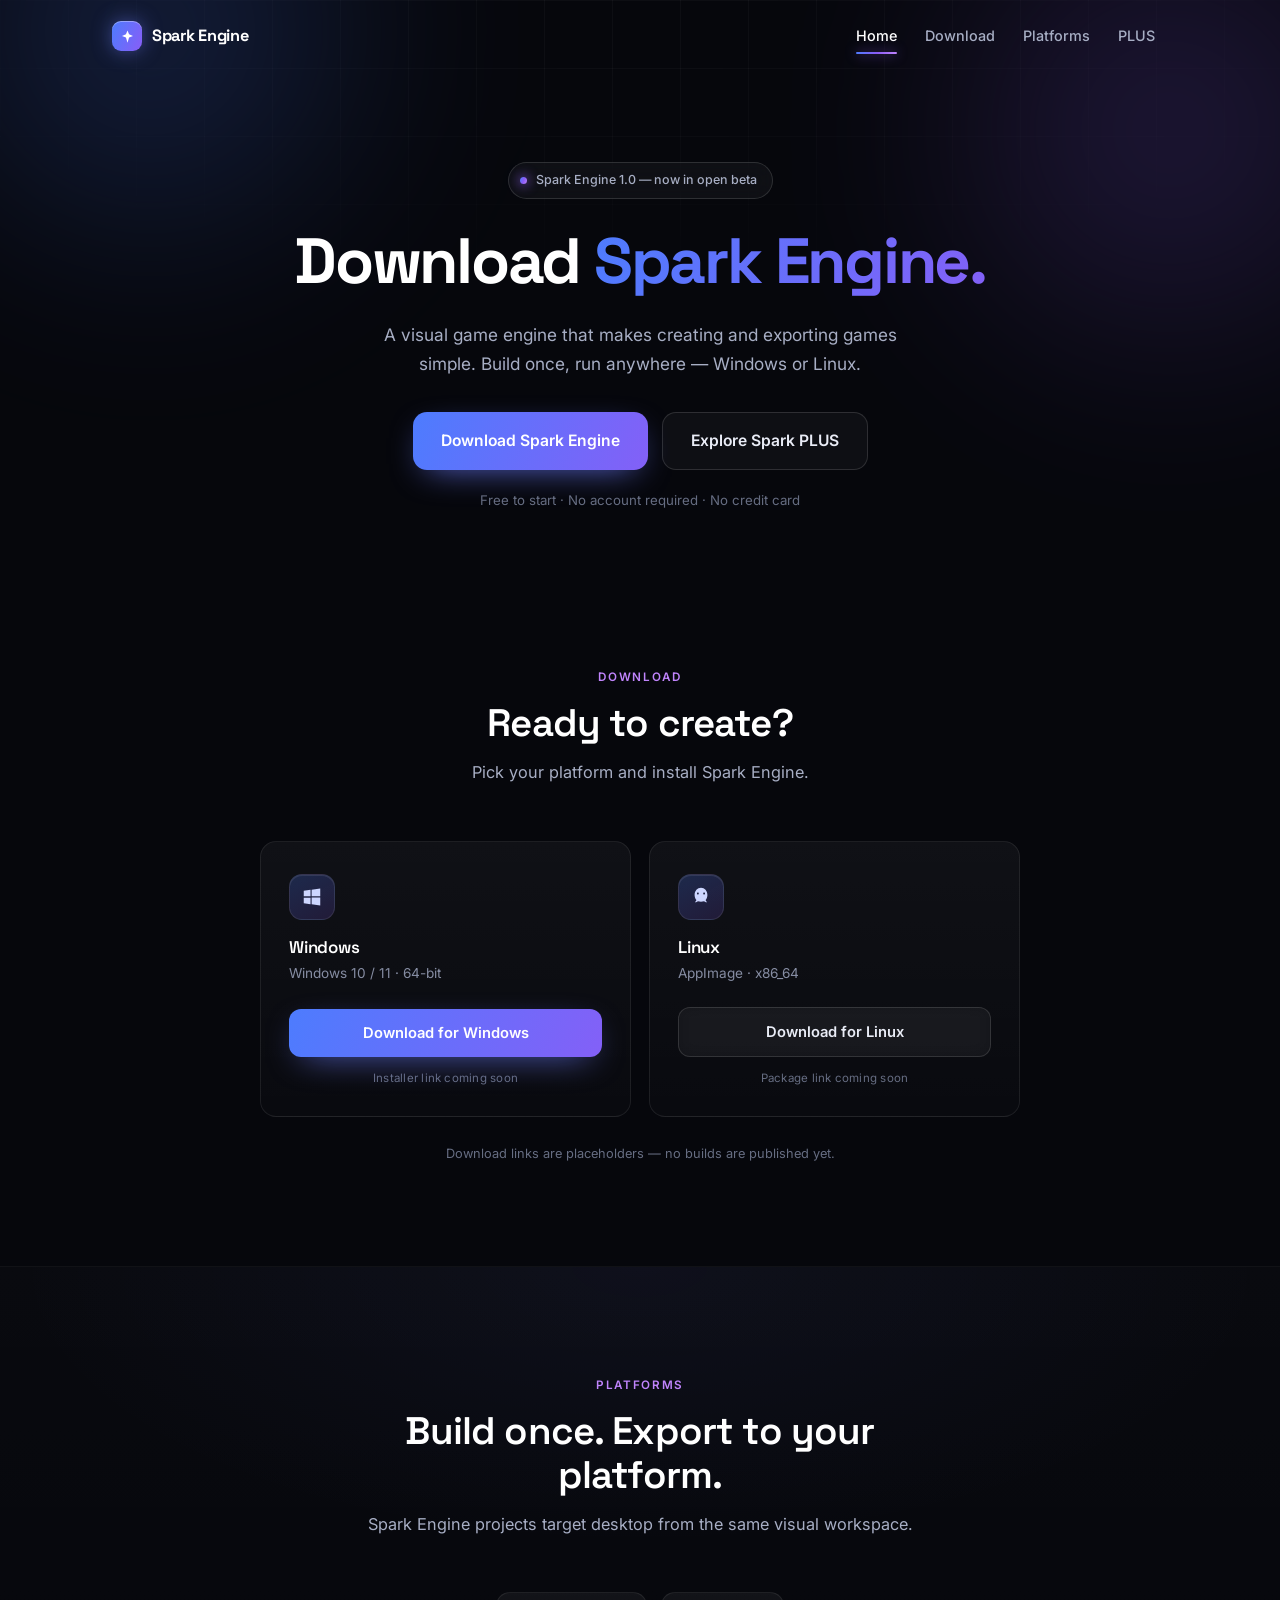
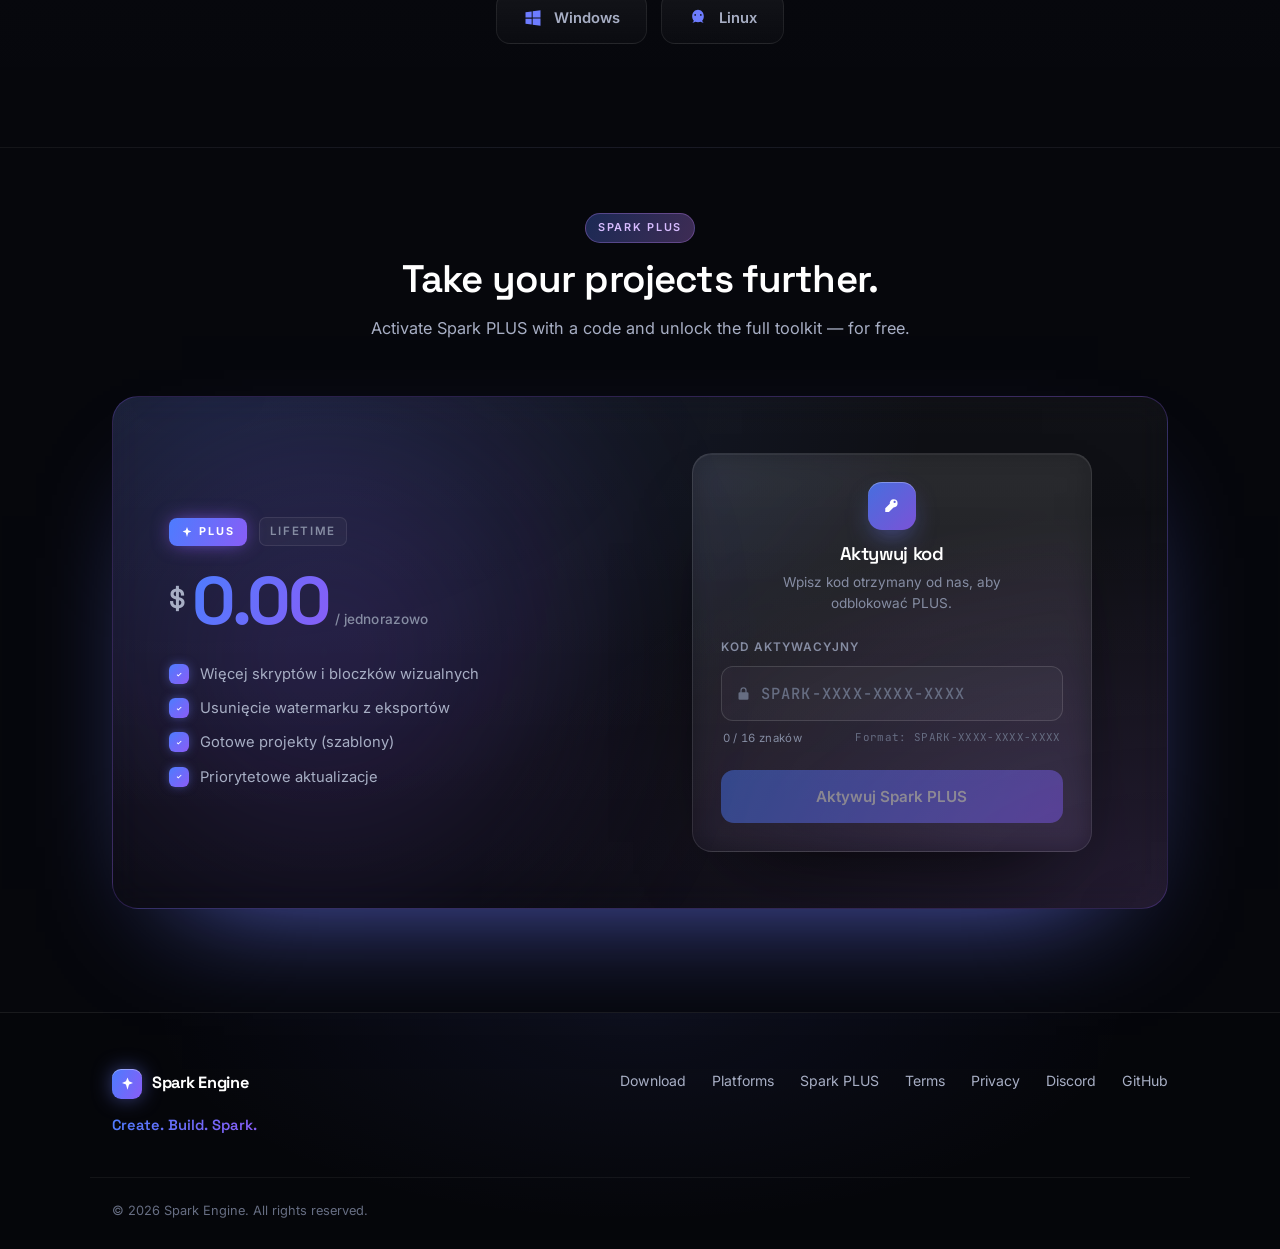
<file: index.html>
<!DOCTYPE html>
<html lang="pl">
<head>
<meta charset="UTF-8" />
<meta name="viewport" content="width=device-width, initial-scale=1" />
<title>Download Spark Engine — Create. Build. Spark.</title>
<meta name="description" content="Pobierz Spark Engine dla Windows lub Linux. Wizualny silnik gier, który pozwala tworzyć i eksportować gry w prosty sposób." />
<meta name="theme-color" content="#06070c" />

<link rel="icon" href="data:image/svg+xml,%3Csvg xmlns='http://www.w3.org/2000/svg' viewBox='0 0 32 32'%3E%3Cpath d='M16 2l3.3 8.2 8.4 3.3-8.4 3.3L16 30l-3.3-13.2L4.3 13.5l8.4-3.3z' fill='%236d7cff'/%3E%3C/svg%3E" />

<link rel="preconnect" href="https://fonts.googleapis.com" />
<link rel="preconnect" href="https://fonts.gstatic.com" crossorigin />
<link href="https://fonts.googleapis.com/css2?family=Inter:wght@400;500;600;700&family=Space+Grotesk:wght@500;600;700&family=JetBrains+Mono:wght@500;600&display=swap" rel="stylesheet" />

<link rel="stylesheet" href="style.css" />
</head>

<body>

<!-- =========================================================
     NAVBAR
     ========================================================= -->
<header class="nav" id="nav">
  <div class="nav-inner">

    <a href="#top" class="brand" aria-label="Spark Engine home">
      <span class="brand-mark" aria-hidden="true">
        <svg viewBox="0 0 24 24" width="15" height="15">
          <path d="M12 2.2l2.5 6.3 6.3 2.5-6.3 2.5L12 21.8l-2.5-8.3L3.2 11l6.3-2.5z" fill="#fff"/>
        </svg>
      </span>
      <span class="brand-text">Spark Engine</span>
    </a>

    <nav class="nav-links" id="navLinks" aria-label="Main navigation">
      <a href="#top" class="nav-link is-active">Home</a>
      <a href="#download" class="nav-link">Download</a>
      <a href="#platforms" class="nav-link">Platforms</a>
      <a href="#plus" class="nav-link">PLUS</a>
    </nav>

    <button class="hamburger" id="hamburger" aria-label="Toggle menu" aria-expanded="false" aria-controls="navLinks">
      <span></span><span></span><span></span>
    </button>

  </div>
</header>

<main>

<!-- =========================================================
     HERO
     ========================================================= -->
<section class="hero" id="top">
  <div class="hero-bg" aria-hidden="true">
    <div class="grid-overlay"></div>
    <div class="glow glow-a"></div>
    <div class="glow glow-b"></div>
  </div>

  <div class="container hero-inner">
    <span class="pill reveal">
      <span class="pill-dot"></span> Spark Engine 1.0 — now in open beta
    </span>

    <h1 class="hero-title reveal" style="--d:.05s">
      Download <span class="grad-text">Spark Engine.</span>
    </h1>

    <p class="hero-sub reveal" style="--d:.1s">
      A visual game engine that makes creating and exporting games simple.
      Build once, run anywhere — Windows or Linux.
    </p>

    <div class="hero-actions reveal" style="--d:.15s">
      <a href="#download" class="btn btn-primary btn-lg">Download Spark Engine</a>
      <a href="#plus" class="btn btn-ghost btn-lg">Explore Spark PLUS</a>
    </div>

    <p class="hero-note reveal" style="--d:.2s">
      Free to start · No account required · No credit card
    </p>
  </div>
</section>

<!-- =========================================================
     DOWNLOAD
     ========================================================= -->
<section class="section download-section" id="download">
  <div class="container">

    <div class="section-head reveal">
      <span class="eyebrow">Download</span>
      <h2>Ready to create?</h2>
      <p class="section-sub">Pick your platform and install Spark Engine.</p>
    </div>

    <div class="download-grid download-grid-2">

      <!-- Windows -->
      <div class="download-card reveal" style="--d:.02s">
        <div class="dl-icon">
          <svg viewBox="0 0 24 24" width="22" height="22">
            <path fill="currentColor" d="M3 5.2l7.4-1v7.1H3V5.2zm0 13.6l7.4 1v-7H3v6zM11.6 4l9.4-1.3v8.6h-9.4V4zm0 16l9.4 1.3V12.6h-9.4V20z"/>
          </svg>
        </div>
        <h3>Windows</h3>
        <p>Windows 10 / 11 · 64-bit</p>
        <a href="#" class="btn btn-primary btn-block" data-placeholder-download="Windows">
          Download for Windows
        </a>
        <span class="dl-note">Installer link coming soon</span>
      </div>

      <!-- Linux -->
      <div class="download-card reveal" style="--d:.06s">
        <div class="dl-icon">
          <svg viewBox="0 0 24 24" width="22" height="22">
            <path fill="currentColor" d="M12 2c-3.9 0-7 3.5-7 7.8 0 2.5 1 4.4 2 5.6-.4 1-1.6 2.4-1.6 2.4s2.2-.2 3.3-1.2c1 .3 2.1.5 3.3.5s2.3-.2 3.3-.5c1.1 1 3.3 1.2 3.3 1.2s-1.2-1.4-1.6-2.4c1-1.2 2-3.1 2-5.6C19 5.5 15.9 2 12 2zM8.6 9.4c-.6 0-1-.5-1-1.1s.4-1.1 1-1.1 1 .5 1 1.1-.4 1.1-1 1.1zm6.8 0c-.6 0-1-.5-1-1.1s.4-1.1 1-1.1 1 .5 1 1.1-.4 1.1-1 1.1z"/>
          </svg>
        </div>
        <h3>Linux</h3>
        <p>AppImage · x86_64</p>
        <a href="#" class="btn btn-ghost btn-block" data-placeholder-download="Linux">
          Download for Linux
        </a>
        <span class="dl-note">Package link coming soon</span>
      </div>

    </div>

    <p class="download-disclaimer reveal">
      Download links are placeholders — no builds are published yet.
    </p>
  </div>
</section>

<!-- =========================================================
     PLATFORMS INFO
     ========================================================= -->
<section class="section section-alt" id="platforms">
  <div class="container">

    <div class="section-head reveal">
      <span class="eyebrow">Platforms</span>
      <h2>Build once. Export to your platform.</h2>
      <p class="section-sub">
        Spark Engine projects target desktop from the same visual workspace.
      </p>
    </div>

    <div class="platform-badges reveal">
      <div class="platform-badge">
        <svg viewBox="0 0 24 24" width="20" height="20" aria-hidden="true">
          <path fill="currentColor" d="M3 5.2l7.4-1v7.1H3V5.2zm0 13.6l7.4 1v-7H3v6zM11.6 4l9.4-1.3v8.6h-9.4V4zm0 16l9.4 1.3V12.6h-9.4V20z"/>
        </svg>
        <span>Windows</span>
      </div>

      <div class="platform-badge">
        <svg viewBox="0 0 24 24" width="20" height="20" aria-hidden="true">
          <path fill="currentColor" d="M12 2c-3.9 0-7 3.5-7 7.8 0 2.5 1 4.4 2 5.6-.4 1-1.6 2.4-1.6 2.4s2.2-.2 3.3-1.2c1 .3 2.1.5 3.3.5s2.3-.2 3.3-.5c1.1 1 3.3 1.2 3.3 1.2s-1.2-1.4-1.6-2.4c1-1.2 2-3.1 2-5.6C19 5.5 15.9 2 12 2zM8.6 9.4c-.6 0-1-.5-1-1.1s.4-1.1 1-1.1 1 .5 1 1.1-.4 1.1-1 1.1zm6.8 0c-.6 0-1-.5-1-1.1s.4-1.1 1-1.1 1 .5 1 1.1-.4 1.1-1 1.1z"/>
        </svg>
        <span>Linux</span>
      </div>
    </div>

  </div>
</section>

<!-- =========================================================
     SPARK PLUS — nowa, czystsza sekcja
     ========================================================= -->
<section class="section plus-section" id="plus">
  <div class="container">

    <div class="section-head reveal">
      <span class="eyebrow eyebrow-plus">Spark PLUS</span>
      <h2>Take your projects further.</h2>
      <p class="section-sub">
        Activate Spark PLUS with a code and unlock the full toolkit — for free.
      </p>
    </div>

    <div class="plus-panel reveal">

      <div class="plus-glow" aria-hidden="true"></div>

      <!-- LEFT: plan details -->
      <div class="plan-info">

        <div class="plan-head">
          <span class="plan-badge">
            <svg viewBox="0 0 24 24" width="12" height="12" aria-hidden="true">
              <path d="M12 2.2l2.5 6.3 6.3 2.5-6.3 2.5L12 21.8l-2.5-8.3L3.2 11l6.3-2.5z" fill="currentColor"/>
            </svg>
            PLUS
          </span>
          <span class="plan-tag">Lifetime</span>
        </div>

        <div class="plan-price">
          <span class="plan-currency">$</span>
          <span class="plan-amount">0.00</span>
          <span class="plan-per">/ jednorazowo</span>
        </div>

        <ul class="plan-features">
          <li>
            <span class="feature-check">
              <svg viewBox="0 0 24 24" width="11" height="11" aria-hidden="true">
                <path d="M9.5 16.6l-3.6-3.6 1.4-1.4 2.2 2.2 5.7-5.7 1.4 1.4z" fill="currentColor"/>
              </svg>
            </span>
            Więcej skryptów i bloczków wizualnych
          </li>
          <li>
            <span class="feature-check">
              <svg viewBox="0 0 24 24" width="11" height="11" aria-hidden="true">
                <path d="M9.5 16.6l-3.6-3.6 1.4-1.4 2.2 2.2 5.7-5.7 1.4 1.4z" fill="currentColor"/>
              </svg>
            </span>
            Usunięcie watermarku z eksportów
          </li>
          <li>
            <span class="feature-check">
              <svg viewBox="0 0 24 24" width="11" height="11" aria-hidden="true">
                <path d="M9.5 16.6l-3.6-3.6 1.4-1.4 2.2 2.2 5.7-5.7 1.4 1.4z" fill="currentColor"/>
              </svg>
            </span>
            Gotowe projekty (szablony)
          </li>
          <li>
            <span class="feature-check">
              <svg viewBox="0 0 24 24" width="11" height="11" aria-hidden="true">
                <path d="M9.5 16.6l-3.6-3.6 1.4-1.4 2.2 2.2 5.7-5.7 1.4 1.4z" fill="currentColor"/>
              </svg>
            </span>
            Priorytetowe aktualizacje
          </li>
        </ul>

      </div>

      <!-- RIGHT: activation card -->
      <div class="plan-activate">

        <div class="activate-card">

          <!-- Header -->
          <div class="activate-head">
            <div class="activate-icon" aria-hidden="true">
              <svg viewBox="0 0 24 24" width="18" height="18">
                <path fill="currentColor" d="M14 3a5 5 0 0 0-4.9 6L3 15.1V20h4.9l6.1-6.1A5 5 0 1 0 14 3zm1.5 5a1.5 1.5 0 1 1 0-3 1.5 1.5 0 0 1 0 3z"/>
              </svg>
            </div>
            <h3 class="activate-title">Aktywuj kod</h3>
            <p class="activate-sub">Wpisz kod otrzymany od nas, aby odblokować PLUS.</p>
          </div>

          <!-- Form -->
          <form id="plusForm" autocomplete="off" novalidate>

            <div class="code-field">
              <label class="code-label" for="plusCode">Kod aktywacyjny</label>

              <div class="code-wrap" id="codeWrap">
                <span class="code-prefix" aria-hidden="true">
                  <svg viewBox="0 0 24 24" width="15" height="15">
                    <path fill="currentColor" d="M12 2a5 5 0 0 1 5 5v3h1a2 2 0 0 1 2 2v8a2 2 0 0 1-2 2H6a2 2 0 0 1-2-2v-8a2 2 0 0 1 2-2h1V7a5 5 0 0 1 5-5zm0 2a3 3 0 0 0-3 3v3h6V7a3 3 0 0 0-3-3z"/>
                  </svg>
                </span>

                <input
                  type="text"
                  id="plusCode"
                  name="code"
                  class="code-input"
                  placeholder="SPARK-XXXX-XXXX-XXXX"
                  spellcheck="false"
                  autocomplete="off"
                  autocapitalize="characters"
                  inputmode="text"
                  maxlength="24"
                  required
                />

                <button type="button" class="code-clear" id="codeClear" aria-label="Wyczyść" hidden>
                  <svg viewBox="0 0 24 24" width="14" height="14">
                    <path fill="currentColor" d="M18.3 5.7L12 12l6.3 6.3-1.4 1.4L10.6 13.4 4.3 19.7 2.9 18.3 9.2 12 2.9 5.7 4.3 4.3l6.3 6.3 6.3-6.3z"/>
                  </svg>
                </button>
              </div>

              <div class="code-meta">
                <span class="code-counter" id="codeCounter">0 / 16 znaków</span>
                <span class="code-hint">Format: SPARK-XXXX-XXXX-XXXX</span>
              </div>
            </div>

            <button type="submit" class="btn btn-primary btn-block btn-activate" id="plusSubmit" disabled>
              Aktywuj Spark PLUS
            </button>

          </form>

          <!-- Error / info message -->
          <div class="activate-message" id="plusMessage" hidden></div>

          <!-- Activated state -->
          <div class="activate-success" id="plusSuccess" hidden>
            <div class="success-ring" aria-hidden="true">
              <svg viewBox="0 0 52 52" class="success-check">
                <circle class="success-circle" cx="26" cy="26" r="24" fill="none"/>
                <path class="success-path" fill="none" d="M14 27l8 8 16-16"/>
              </svg>
            </div>
            <h3 class="success-title">Spark PLUS aktywowany</h3>
            <p class="success-text">Wszystkie funkcje PLUS są już dostępne w Twoim silniku.</p>
            <button type="button" class="link-btn" id="plusReset">Dezaktywuj (tryb testowy)</button>
          </div>

        </div>

      </div>

    </div>
  </div>
</section>

</main>

<!-- =========================================================
     FOOTER
     ========================================================= -->
<footer class="footer">
  <div class="container footer-inner">
    <div class="footer-brand">
      <a href="#top" class="brand">
        <span class="brand-mark" aria-hidden="true">
          <svg viewBox="0 0 24 24" width="15" height="15">
            <path d="M12 2.2l2.5 6.3 6.3 2.5-6.3 2.5L12 21.8l-2.5-8.3L3.2 11l6.3-2.5z" fill="#fff"/>
          </svg>
        </span>
        <span class="brand-text">Spark Engine</span>
      </a>
      <p class="footer-tagline">Create. Build. Spark.</p>
    </div>

    <nav class="footer-links" aria-label="Footer">
      <a href="#download">Download</a>
      <a href="#platforms">Platforms</a>
      <a href="#plus">Spark PLUS</a>
      <a href="#terms">Terms</a>
      <a href="#privacy">Privacy</a>
      <a href="#discord">Discord</a>
      <a href="#github">GitHub</a>
    </nav>
  </div>

  <div class="container footer-bottom">
    <p>© 2026 Spark Engine. All rights reserved.</p>
  </div>
</footer>

<!-- Toast -->
<div class="toast" id="toast" hidden role="status" aria-live="polite"></div>

<script src="script.js" defer></script>
</body>
</html>
</file>
<file: style.css>
/* =========================================================
   Spark Engine — style.css
   ========================================================= */

:root{
  --bg:            #06070c;
  --border:        rgba(255,255,255,.08);
  --border-2:      rgba(255,255,255,.13);

  --text:          #e9ecf6;
  --text-soft:     #a7aec4;
  --muted:         #868da3;
  --muted-2:       #666d82;

  --blue:          #4d7cfe;
  --indigo:        #6d7cff;
  --violet:        #8b5cf6;
  --pink:          #c084fc;
  --green:         #34d399;

  --grad:          linear-gradient(115deg,#4d7cfe 0%,#8b5cf6 52%,#c084fc 100%);

  --radius:        16px;
  --maxw:          1100px;
  --nav-h:         72px;

  --ease:          cubic-bezier(.22,.68,.32,1);
}

*, *::before, *::after{ box-sizing:border-box; }

html{
  scroll-padding-top:calc(var(--nav-h) + 18px);
  -webkit-text-size-adjust:100%;
}

body{
  margin:0;
  background:var(--bg);
  color:var(--text);
  font-family:'Inter',-apple-system,BlinkMacSystemFont,'Segoe UI',Roboto,Helvetica,Arial,sans-serif;
  font-size:16px;
  line-height:1.65;
  overflow-x:hidden;
  -webkit-font-smoothing:antialiased;
  -moz-osx-font-smoothing:grayscale;
}

h1,h2,h3{
  font-family:'Space Grotesk','Inter',sans-serif;
  font-weight:600;
  line-height:1.14;
  letter-spacing:-.022em;
  margin:0;
  color:#fff;
}
h1{ font-size:clamp(2.4rem,5.4vw,4rem); font-weight:700; letter-spacing:-.035em; }
h2{ font-size:clamp(1.7rem,3vw,2.4rem); }
h3{ font-size:1.06rem; letter-spacing:-.012em; }

p{ margin:0; }
a{ color:inherit; text-decoration:none; }
button{ font:inherit; color:inherit; background:none; border:none; cursor:pointer; }
ul{ margin:0; padding:0; list-style:none; }
svg{ display:block; max-width:100%; }
input{ font:inherit; }

::selection{ background:rgba(139,92,246,.4); color:#fff; }

@media (min-width:900px){
  ::-webkit-scrollbar{ width:11px; }
  ::-webkit-scrollbar-track{ background:#07080e; }
  ::-webkit-scrollbar-thumb{
    background:rgba(255,255,255,.11);
    border-radius:20px;
    border:3px solid #07080e;
  }
  ::-webkit-scrollbar-thumb:hover{ background:rgba(255,255,255,.2); }
}

/* Layout */
.container{
  width:100%;
  max-width:var(--maxw);
  margin-inline:auto;
  padding-inline:22px;
}
.section{
  position:relative;
  padding:clamp(64px,8vw,110px) 0;
}
.section-alt{
  background:
    radial-gradient(900px 400px at 50% 0%, rgba(109,124,255,.055), transparent 70%),
    linear-gradient(180deg, rgba(255,255,255,.012), rgba(255,255,255,0));
  border-top:1px solid rgba(255,255,255,.045);
  border-bottom:1px solid rgba(255,255,255,.045);
}
.section-head{
  max-width:640px;
  margin:0 auto clamp(34px,5vw,54px);
  text-align:center;
}
.section-head h2{ margin-bottom:14px; }
.section-sub{
  color:var(--text-soft);
  font-size:1.02rem;
  line-height:1.7;
}
.eyebrow{
  display:inline-block;
  font-size:.73rem;
  font-weight:600;
  letter-spacing:.14em;
  text-transform:uppercase;
  color:var(--pink);
  margin-bottom:14px;
}
.grad-text{
  background:var(--grad);
  background-size:220% 220%;
  -webkit-background-clip:text;
  background-clip:text;
  color:transparent;
  animation:gradShift 9s ease-in-out infinite;
}

/* Buttons */
.btn{
  position:relative;
  display:inline-flex;
  align-items:center;
  justify-content:center;
  gap:9px;
  padding:12px 22px;
  border-radius:12px;
  font-size:.92rem;
  font-weight:600;
  white-space:nowrap;
  cursor:pointer;
  transition:transform .28s var(--ease), box-shadow .28s var(--ease),
             background-color .28s var(--ease), border-color .28s var(--ease),
             color .28s var(--ease), opacity .28s var(--ease);
}
.btn-lg{ padding:15px 28px; font-size:.98rem; border-radius:14px; }
.btn-block{ width:100%; }

.btn-primary{
  color:#fff;
  background:var(--grad);
  background-size:220% 220%;
  box-shadow:0 10px 34px -14px rgba(109,124,255,.95);
  animation:gradShift 8s ease-in-out infinite;
}
.btn-primary:hover:not(:disabled){
  transform:translateY(-2px);
  box-shadow:0 18px 46px -14px rgba(139,92,246,1);
}
.btn-primary:active:not(:disabled){ transform:translateY(0); }
.btn-primary:disabled{
  opacity:.45;
  cursor:not-allowed;
  animation:none;
  box-shadow:none;
}

.btn-ghost{
  color:var(--text);
  background:rgba(255,255,255,.035);
  border:1px solid var(--border-2);
  backdrop-filter:blur(8px);
}
.btn-ghost:hover{
  background:rgba(255,255,255,.075);
  border-color:rgba(255,255,255,.22);
  transform:translateY(-2px);
}

.btn:focus-visible,
.nav-link:focus-visible,
.link-btn:focus-visible{ outline:2px solid var(--indigo); outline-offset:3px; }

.link-btn{
  display:block;
  margin:14px auto 0;
  font-size:.82rem;
  color:var(--text-soft);
  transition:color .25s;
}
.link-btn:hover{ color:#fff; }

.pill{
  display:inline-flex;
  align-items:center;
  gap:9px;
  padding:7px 15px 7px 11px;
  border-radius:100px;
  border:1px solid var(--border-2);
  background:rgba(255,255,255,.04);
  backdrop-filter:blur(10px);
  font-size:.78rem;
  font-weight:500;
  color:var(--text-soft);
  margin-bottom:26px;
}
.pill-dot{
  width:7px; height:7px; border-radius:50%;
  background:var(--grad);
  box-shadow:0 0 12px 1px rgba(139,92,246,.9);
  animation:pulseDot 2.4s ease-in-out infinite;
}

/* Navbar */
.nav{
  position:fixed;
  inset:0 0 auto 0;
  z-index:200;
  border-bottom:1px solid transparent;
  transition:background-color .35s var(--ease),
             border-color .35s var(--ease),
             backdrop-filter .35s var(--ease);
}
.nav.is-scrolled{
  background:rgba(8,9,15,.74);
  -webkit-backdrop-filter:blur(20px) saturate(150%);
  backdrop-filter:blur(20px) saturate(150%);
  border-bottom-color:var(--border);
}
.nav-inner{
  width:100%;
  max-width:var(--maxw);
  margin-inline:auto;
  padding-inline:22px;
  height:var(--nav-h);
  display:flex;
  align-items:center;
  gap:26px;
}
.brand{
  display:inline-flex;
  align-items:center;
  gap:10px;
  font-family:'Space Grotesk',sans-serif;
  font-weight:700;
  font-size:1.02rem;
  letter-spacing:-.018em;
  color:#fff;
  flex-shrink:0;
}
.brand-mark{
  width:30px; height:30px;
  display:grid;
  place-items:center;
  border-radius:9px;
  background:var(--grad);
  background-size:200% 200%;
  box-shadow:0 0 22px -4px rgba(109,124,255,.85),
             inset 0 1px 0 rgba(255,255,255,.35);
  animation:gradShift 8s ease-in-out infinite;
  flex-shrink:0;
}
.nav-links{
  display:flex;
  align-items:center;
  gap:2px;
  margin-left:auto;
}
.nav-link{
  position:relative;
  padding:8px 13px;
  border-radius:10px;
  font-size:.9rem;
  font-weight:500;
  color:var(--text-soft);
  transition:color .25s var(--ease), background-color .25s var(--ease);
}
.nav-link:hover{ color:#fff; background:rgba(255,255,255,.05); }
.nav-link.is-active{ color:#fff; }
.nav-link.is-active::after{
  content:'';
  position:absolute;
  left:13px; right:13px; bottom:2px;
  height:2px;
  border-radius:2px;
  background:var(--grad);
  box-shadow:0 0 12px rgba(139,92,246,.8);
}

.hamburger{
  display:none;
  width:42px; height:42px;
  border-radius:11px;
  border:1px solid var(--border-2);
  background:rgba(255,255,255,.04);
  margin-left:auto;
  padding:0;
  position:relative;
}
.hamburger span{
  position:absolute;
  left:11px;
  width:20px; height:2px;
  border-radius:2px;
  background:var(--text);
  transition:transform .3s var(--ease), opacity .2s var(--ease);
}
.hamburger span:nth-child(1){ top:14px; }
.hamburger span:nth-child(2){ top:20px; }
.hamburger span:nth-child(3){ top:26px; }
.hamburger.is-open span:nth-child(1){ transform:translateY(6px) rotate(45deg); }
.hamburger.is-open span:nth-child(2){ opacity:0; }
.hamburger.is-open span:nth-child(3){ transform:translateY(-6px) rotate(-45deg); }

/* Hero */
.hero{
  position:relative;
  padding:calc(var(--nav-h) + 90px) 0 90px;
  overflow:hidden;
  text-align:center;
}
.hero-bg{ position:absolute; inset:0; pointer-events:none; z-index:0; }
.grid-overlay{
  position:absolute;
  inset:0;
  background-image:
    linear-gradient(rgba(255,255,255,.032) 1px, transparent 1px),
    linear-gradient(90deg, rgba(255,255,255,.032) 1px, transparent 1px);
  background-size:68px 68px;
  -webkit-mask-image:radial-gradient(ellipse 85% 62% at 50% 4%, #000 10%, transparent 78%);
  mask-image:radial-gradient(ellipse 85% 62% at 50% 4%, #000 10%, transparent 78%);
}
.glow{
  position:absolute;
  border-radius:50%;
  filter:blur(90px);
  opacity:.5;
}
.glow-a{
  width:620px; height:620px;
  top:-280px; left:-160px;
  background:radial-gradient(circle, rgba(77,124,254,.5), transparent 66%);
  animation:floatSlow 16s ease-in-out infinite;
}
.glow-b{
  width:660px; height:660px;
  top:-200px; right:-220px;
  background:radial-gradient(circle, rgba(139,92,246,.45), transparent 66%);
  animation:floatSlow 20s ease-in-out infinite reverse;
}
.hero-inner{
  position:relative;
  z-index:1;
  max-width:780px;
  margin-inline:auto;
}
.hero-title{ margin-bottom:22px; }
.hero-sub{
  font-size:clamp(1.02rem,1.35vw,1.16rem);
  color:var(--text-soft);
  line-height:1.7;
  max-width:560px;
  margin:0 auto 34px;
}
.hero-actions{
  display:flex;
  flex-wrap:wrap;
  justify-content:center;
  gap:14px;
  margin-bottom:20px;
}
.hero-note{ font-size:.83rem; color:var(--muted-2); }

/* Download */
.download-section{ padding-top:clamp(40px,5vw,60px); }
.download-grid{
  display:grid;
  grid-template-columns:repeat(auto-fit, minmax(250px, 1fr));
  gap:18px;
}
.download-grid-2{
  grid-template-columns:repeat(auto-fit, minmax(280px, 1fr));
  max-width:760px;
  margin-inline:auto;
}
.download-card{
  display:flex;
  flex-direction:column;
  align-items:flex-start;
  padding:32px 28px 28px;
  border-radius:var(--radius);
  border:1px solid var(--border);
  background:linear-gradient(180deg, rgba(255,255,255,.045), rgba(255,255,255,.014));
  transition:transform .4s var(--ease), border-color .4s var(--ease),
             box-shadow .4s var(--ease);
}
.download-card:hover{
  transform:translateY(-5px);
  border-color:rgba(139,92,246,.35);
  box-shadow:0 30px 70px -45px rgba(109,124,255,.95);
}
.dl-icon{
  width:46px; height:46px;
  display:grid;
  place-items:center;
  border-radius:13px;
  margin-bottom:18px;
  color:#cdd6ff;
  background:linear-gradient(150deg, rgba(77,124,254,.24), rgba(139,92,246,.16));
  border:1px solid rgba(255,255,255,.09);
  box-shadow:inset 0 1px 0 rgba(255,255,255,.09);
  transition:color .4s var(--ease), box-shadow .4s var(--ease);
}
.download-card:hover .dl-icon{
  color:#fff;
  box-shadow:0 0 26px -6px rgba(109,124,255,.95),
             inset 0 1px 0 rgba(255,255,255,.14);
}
.download-card h3{ margin-bottom:5px; }
.download-card p{ font-size:.85rem; color:var(--muted); margin-bottom:22px; }
.download-card .btn{ margin-top:auto; }

.dl-note{
  display:block;
  width:100%;
  margin-top:12px;
  font-size:.72rem;
  color:var(--muted-2);
  text-align:center;
  letter-spacing:.02em;
}
.download-disclaimer{
  margin-top:26px;
  text-align:center;
  font-size:.8rem;
  color:var(--muted-2);
}

/* Platforms */
.platform-badges{
  display:flex;
  justify-content:center;
  flex-wrap:wrap;
  gap:14px;
}
.platform-badge{
  display:inline-flex;
  align-items:center;
  gap:11px;
  padding:13px 26px;
  border-radius:14px;
  border:1px solid var(--border);
  background:linear-gradient(180deg, rgba(255,255,255,.05), rgba(255,255,255,.018));
  backdrop-filter:blur(10px);
  font-size:.92rem;
  font-weight:600;
  color:var(--text-soft);
  transition:transform .3s var(--ease), color .3s var(--ease),
             border-color .3s var(--ease), box-shadow .3s var(--ease);
}
.platform-badge svg{ color:var(--indigo); transition:color .3s var(--ease); }
.platform-badge:hover{
  transform:translateY(-3px);
  color:#fff;
  border-color:rgba(139,92,246,.42);
  box-shadow:0 20px 44px -26px rgba(109,124,255,.95);
}
.platform-badge:hover svg{ color:var(--pink); }

/* =========================================================
   SPARK PLUS — sekcja
   ========================================================= */
.plus-section{ padding-top:clamp(40px,5vw,70px); }

.eyebrow-plus{
  color:#d7bcff;
  background:linear-gradient(115deg, rgba(77,124,254,.3), rgba(192,132,252,.3));
  border:1px solid rgba(192,132,252,.32);
  padding:5px 12px;
  border-radius:100px;
  font-size:.68rem;
  letter-spacing:.16em;
}

.plus-panel{
  position:relative;
  display:grid;
  grid-template-columns:minmax(0,1fr) minmax(0,1fr);
  gap:clamp(32px,5vw,64px);
  align-items:center;
  padding:clamp(34px,4.5vw,56px);
  border-radius:26px;
  border:1px solid rgba(139,92,246,.26);
  background:
    radial-gradient(120% 140% at 8% 0%, rgba(77,124,254,.15), transparent 58%),
    radial-gradient(110% 130% at 100% 100%, rgba(192,132,252,.14), transparent 60%),
    linear-gradient(180deg, rgba(255,255,255,.045), rgba(255,255,255,.014));
  overflow:hidden;
  -webkit-backdrop-filter:blur(16px);
  backdrop-filter:blur(16px);
  box-shadow:0 50px 120px -70px rgba(109,124,255,.95);
}

.plus-glow{
  position:absolute;
  top:-40%; left:-10%;
  width:60%; height:180%;
  background:radial-gradient(circle, rgba(139,92,246,.22), transparent 65%);
  filter:blur(70px);
  pointer-events:none;
  animation:floatSlow 14s ease-in-out infinite;
}

/* LEFT — plan details */
.plan-info{
  position:relative;
  z-index:1;
  max-width:440px;
}

.plan-head{
  display:flex;
  align-items:center;
  gap:12px;
  margin-bottom:22px;
}

.plan-badge{
  display:inline-flex;
  align-items:center;
  gap:6px;
  padding:5px 12px;
  border-radius:8px;
  font-size:.68rem;
  font-weight:700;
  letter-spacing:.18em;
  color:#fff;
  background:var(--grad);
  background-size:200% 200%;
  box-shadow:0 0 20px -4px rgba(139,92,246,.9);
  animation:gradShift 9s ease-in-out infinite;
}
.plan-badge svg{ color:#fff; }

.plan-tag{
  font-size:.72rem;
  font-weight:600;
  letter-spacing:.14em;
  text-transform:uppercase;
  color:var(--muted);
  padding:4px 10px;
  border-radius:7px;
  border:1px solid rgba(255,255,255,.09);
  background:rgba(255,255,255,.03);
}

.plan-price{
  display:flex;
  align-items:baseline;
  gap:6px;
  margin-bottom:28px;
  flex-wrap:wrap;
  line-height:1;
}
.plan-currency{
  font-family:'Space Grotesk',sans-serif;
  font-size:1.7rem;
  font-weight:600;
  color:var(--text-soft);
  transform:translateY(-.6em);
  display:inline-block;
}
.plan-amount{
  font-family:'Space Grotesk',sans-serif;
  font-size:clamp(3rem,6vw,4.2rem);
  font-weight:700;
  letter-spacing:-.05em;
  background:var(--grad);
  background-size:200% 200%;
  -webkit-background-clip:text;
  background-clip:text;
  color:transparent;
  animation:gradShift 9s ease-in-out infinite;
}
.plan-per{
  font-size:.85rem;
  font-weight:500;
  color:var(--muted);
  letter-spacing:.01em;
}

.plan-features{
  display:flex;
  flex-direction:column;
  gap:12px;
}
.plan-features li{
  display:flex;
  align-items:flex-start;
  gap:11px;
  font-size:.92rem;
  color:var(--text-soft);
  line-height:1.5;
}
.feature-check{
  flex-shrink:0;
  width:20px; height:20px;
  display:grid;
  place-items:center;
  border-radius:6px;
  color:#fff;
  background:linear-gradient(135deg, var(--blue), var(--violet));
  box-shadow:0 0 12px -3px rgba(109,124,255,.95);
  margin-top:1px;
}
.feature-check svg{ color:#fff; }

/* RIGHT — activation card */
.plan-activate{
  position:relative;
  z-index:1;
  display:flex;
  justify-content:center;
}

.activate-card{
  width:100%;
  max-width:400px;
  padding:28px;
  border-radius:20px;
  border:1px solid rgba(255,255,255,.1);
  background:linear-gradient(180deg, rgba(255,255,255,.075), rgba(255,255,255,.02));
  -webkit-backdrop-filter:blur(14px);
  backdrop-filter:blur(14px);
  box-shadow:0 40px 90px -50px rgba(0,0,0,1),
             inset 0 1px 0 rgba(255,255,255,.06);
}

.activate-head{ text-align:center; margin-bottom:24px; }

.activate-icon{
  width:48px; height:48px;
  display:grid;
  place-items:center;
  margin:0 auto 14px;
  border-radius:14px;
  color:#fff;
  background:linear-gradient(135deg, rgba(77,124,254,.85), rgba(139,92,246,.85));
  box-shadow:0 12px 30px -12px rgba(109,124,255,1),
             inset 0 1px 0 rgba(255,255,255,.28);
}

.activate-title{
  font-size:1.15rem;
  margin-bottom:7px;
  letter-spacing:-.02em;
}
.activate-sub{
  font-size:.85rem;
  color:var(--muted);
  line-height:1.55;
  max-width:280px;
  margin-inline:auto;
}

/* Code input */
.code-field{ margin-bottom:16px; }

.code-label{
  display:block;
  font-size:.74rem;
  font-weight:600;
  letter-spacing:.09em;
  text-transform:uppercase;
  color:var(--muted);
  margin-bottom:8px;
}

.code-wrap{
  position:relative;
  display:flex;
  align-items:center;
  padding:0 12px 0 14px;
  border-radius:12px;
  border:1px solid var(--border-2);
  background:rgba(255,255,255,.03);
  transition:border-color .25s var(--ease), box-shadow .25s var(--ease),
             background-color .25s var(--ease);
}
.code-wrap.is-focused{
  border-color:rgba(139,92,246,.6);
  background:rgba(255,255,255,.05);
  box-shadow:0 0 0 4px rgba(139,92,246,.14),
             0 0 30px -10px rgba(139,92,246,.5);
}
.code-wrap.is-invalid{
  border-color:rgba(255,110,110,.55);
  box-shadow:0 0 0 4px rgba(255,110,110,.1);
  animation:shake .4s var(--ease);
}

.code-prefix{
  display:grid;
  place-items:center;
  color:var(--muted-2);
  margin-right:10px;
  flex-shrink:0;
  transition:color .25s var(--ease);
}
.code-wrap.is-focused .code-prefix{ color:var(--indigo); }

.code-input{
  flex:1;
  min-width:0;
  padding:14px 0;
  border:none;
  background:transparent;
  color:#fff;
  font-family:'JetBrains Mono', ui-monospace, 'SFMono-Regular', Menlo, monospace;
  font-size:.96rem;
  font-weight:600;
  letter-spacing:.11em;
  text-transform:uppercase;
  outline:none;
}
.code-input::placeholder{
  color:var(--muted-2);
  font-family:'JetBrains Mono', ui-monospace, monospace;
  font-weight:500;
  letter-spacing:.08em;
  text-transform:uppercase;
}

.code-clear{
  width:26px; height:26px;
  display:grid;
  place-items:center;
  border-radius:7px;
  color:var(--muted);
  transition:background-color .2s var(--ease), color .2s var(--ease);
  flex-shrink:0;
}
.code-clear:hover{ background:rgba(255,255,255,.07); color:#fff; }
.code-clear[hidden]{ display:none; }

.code-meta{
  display:flex;
  justify-content:space-between;
  align-items:center;
  gap:12px;
  margin-top:8px;
  padding-inline:2px;
  font-size:.71rem;
}
.code-counter{
  color:var(--muted);
  font-variant-numeric:tabular-nums;
  letter-spacing:.03em;
  transition:color .25s var(--ease);
}
.code-counter.is-complete{ color:var(--green); }
.code-hint{
  color:var(--muted-2);
  letter-spacing:.03em;
  font-family:'JetBrains Mono', ui-monospace, monospace;
  font-size:.68rem;
  white-space:nowrap;
  overflow:hidden;
  text-overflow:ellipsis;
}

.btn-activate{
  margin-top:6px;
  padding:14px 24px;
  font-size:.95rem;
  border-radius:13px;
}

/* Message */
.activate-message{
  margin-top:14px;
  padding:11px 14px;
  border-radius:11px;
  font-size:.82rem;
  line-height:1.5;
  text-align:center;
}
.activate-message[hidden]{ display:none; }
.activate-message.is-error{
  color:#ffd3d3;
  background:rgba(255,110,110,.1);
  border:1px solid rgba(255,110,110,.28);
}
.activate-message.is-info{
  color:#d9c9ff;
  background:rgba(139,92,246,.1);
  border:1px solid rgba(139,92,246,.28);
}

/* Success state */
.activate-success{
  text-align:center;
  padding:8px 0 4px;
  animation:successIn .5s var(--ease);
}
.activate-success[hidden]{ display:none; }

.success-ring{
  width:72px;
  height:72px;
  margin:0 auto 18px;
  display:grid;
  place-items:center;
}

.success-check{ width:72px; height:72px; }

.success-circle{
  stroke:rgba(52,211,153,.35);
  stroke-width:2;
  stroke-dasharray:151;
  stroke-dashoffset:151;
  animation:drawCircle .8s var(--ease) forwards;
}

.success-path{
  stroke:var(--green);
  stroke-width:3;
  stroke-linecap:round;
  stroke-linejoin:round;
  stroke-dasharray:40;
  stroke-dashoffset:40;
  animation:drawCheck .5s var(--ease) .55s forwards;
  filter:drop-shadow(0 0 6px rgba(52,211,153,.7));
}

.success-title{
  font-size:1.05rem;
  margin-bottom:6px;
  letter-spacing:-.01em;
}
.success-text{
  font-size:.85rem;
  color:var(--text-soft);
  line-height:1.6;
  max-width:280px;
  margin-inline:auto;
}

/* Footer */
.footer{
  border-top:1px solid var(--border);
  background:
    radial-gradient(700px 300px at 50% 0%, rgba(109,124,255,.07), transparent 70%),
    #05060a;
  padding-top:56px;
}
.footer-inner{
  display:flex;
  flex-wrap:wrap;
  justify-content:space-between;
  gap:36px;
  padding-bottom:40px;
}
.footer-brand .brand{ margin-bottom:14px; }
.footer-tagline{
  font-family:'Space Grotesk',sans-serif;
  font-size:.92rem;
  font-weight:600;
  background:var(--grad);
  background-size:200% 200%;
  -webkit-background-clip:text;
  background-clip:text;
  color:transparent;
  animation:gradShift 9s ease-in-out infinite;
}
.footer-links{
  display:flex;
  flex-wrap:wrap;
  gap:10px 26px;
  max-width:560px;
  align-content:flex-start;
}
.footer-links a{
  font-size:.88rem;
  color:var(--text-soft);
  transition:color .25s var(--ease);
}
.footer-links a:hover{ color:#fff; }
.footer-bottom{
  border-top:1px solid rgba(255,255,255,.055);
  padding-top:22px;
  padding-bottom:28px;
}
.footer-bottom p{ font-size:.8rem; color:var(--muted-2); }

/* Toast */
.toast{
  position:fixed;
  left:50%;
  bottom:28px;
  transform:translate(-50%,20px);
  z-index:600;
  max-width:min(420px, calc(100vw - 40px));
  padding:13px 20px;
  border-radius:12px;
  border:1px solid var(--border-2);
  background:rgba(16,18,28,.97);
  -webkit-backdrop-filter:blur(14px);
  backdrop-filter:blur(14px);
  box-shadow:0 30px 70px -30px rgba(0,0,0,1);
  font-size:.87rem;
  color:var(--text);
  text-align:center;
  opacity:0;
  transition:opacity .3s var(--ease), transform .3s var(--ease);
}
.toast[hidden]{ display:none; }
.toast.is-visible{ opacity:1; transform:translate(-50%,0); }

/* Animations */
@keyframes gradShift{
  0%,100%{ background-position:0% 50%; }
  50%    { background-position:100% 50%; }
}
@keyframes floatSlow{
  0%,100%{ transform:translate3d(0,0,0); }
  50%    { transform:translate3d(0,-26px,0); }
}
@keyframes pulseDot{
  0%,100%{ opacity:1;   transform:scale(1); }
  50%    { opacity:.55; transform:scale(.82); }
}
@keyframes shake{
  0%,100%{ transform:translateX(0); }
  20%,60%{ transform:translateX(-5px); }
  40%,80%{ transform:translateX(5px); }
}
@keyframes successIn{
  from{ opacity:0; transform:translateY(8px); }
  to  { opacity:1; transform:translateY(0); }
}
@keyframes drawCircle{
  to{ stroke-dashoffset:0; }
}
@keyframes drawCheck{
  to{ stroke-dashoffset:0; }
}

.reveal{
  opacity:0;
  transform:translateY(26px);
  transition:opacity .8s var(--ease), transform .8s var(--ease);
  transition-delay:var(--d, 0s);
  will-change:opacity, transform;
}
.reveal.is-visible{
  opacity:1;
  transform:translateY(0);
}

@media (prefers-reduced-motion: reduce){
  html{ scroll-behavior:auto; }
  *,
  *::before,
  *::after{
    animation-duration:.001ms !important;
    animation-iteration-count:1 !important;
    transition-duration:.001ms !important;
  }
  .reveal{ opacity:1; transform:none; }
}

/* Responsive */
@media (max-width:920px){
  :root{ --nav-h:66px; }

  .nav-links{
    position:fixed;
    top:var(--nav-h);
    left:0; right:0;
    flex-direction:column;
    align-items:stretch;
    gap:4px;
    padding:14px 20px 22px;
    background:rgba(8,9,15,.97);
    -webkit-backdrop-filter:blur(22px);
    backdrop-filter:blur(22px);
    border-bottom:1px solid var(--border);
    box-shadow:0 40px 70px -40px rgba(0,0,0,1);
    opacity:0;
    visibility:hidden;
    transform:translateY(-14px);
    transition:opacity .3s var(--ease), transform .3s var(--ease),
               visibility .3s var(--ease);
    max-height:calc(100vh - var(--nav-h));
    overflow-y:auto;
  }
  .nav-links.is-open{
    opacity:1;
    visibility:visible;
    transform:translateY(0);
  }
  .nav-link{
    padding:13px 14px;
    font-size:.98rem;
    border-radius:11px;
  }
  .nav-link.is-active::after{ display:none; }
  .nav-link.is-active{ background:rgba(255,255,255,.06); }
  .hamburger{ display:block; }

  .plus-panel{
    grid-template-columns:1fr;
    gap:36px;
    padding:32px 24px;
  }
  .plan-info{ max-width:none; }
  .plan-activate{ justify-content:flex-start; }
  .activate-card{ max-width:100%; }
}

@media (max-width:720px){
  .container{ padding-inline:18px; }
  .hero{ padding-top:calc(var(--nav-h) + 64px); }
  .footer-inner{ flex-direction:column; gap:28px; }
  .footer-links{ gap:12px 20px; }
}

@media (max-width:560px){
  .hero-title{ font-size:clamp(2rem,8.5vw,2.5rem); }
  .hero-actions{ flex-direction:column; align-items:stretch; }
  .hero-actions .btn{ width:100%; }
  .platform-badge{
    padding:11px 18px;
    font-size:.85rem;
    flex:1 1 100%;
    justify-content:center;
  }
  .section-head{ text-align:left; }
  .download-card{ padding:26px 22px 24px; }
  .toast{ bottom:18px; }

  .plan-amount{ font-size:2.8rem; }
  .code-input{
    font-size:.85rem;
    letter-spacing:.07em;
    padding:13px 0;
  }
  .code-hint{ display:none; }
  .activate-card{ padding:24px 20px; }
  .plus-panel{ padding:26px 18px; }
}

@media (max-width:380px){
  .brand-text{ font-size:.95rem; }
  .btn{ padding:11px 16px; font-size:.88rem; }
  .btn-lg{ padding:13px 20px; font-size:.92rem; }
  .plan-amount{ font-size:2.4rem; }
}
</file>
